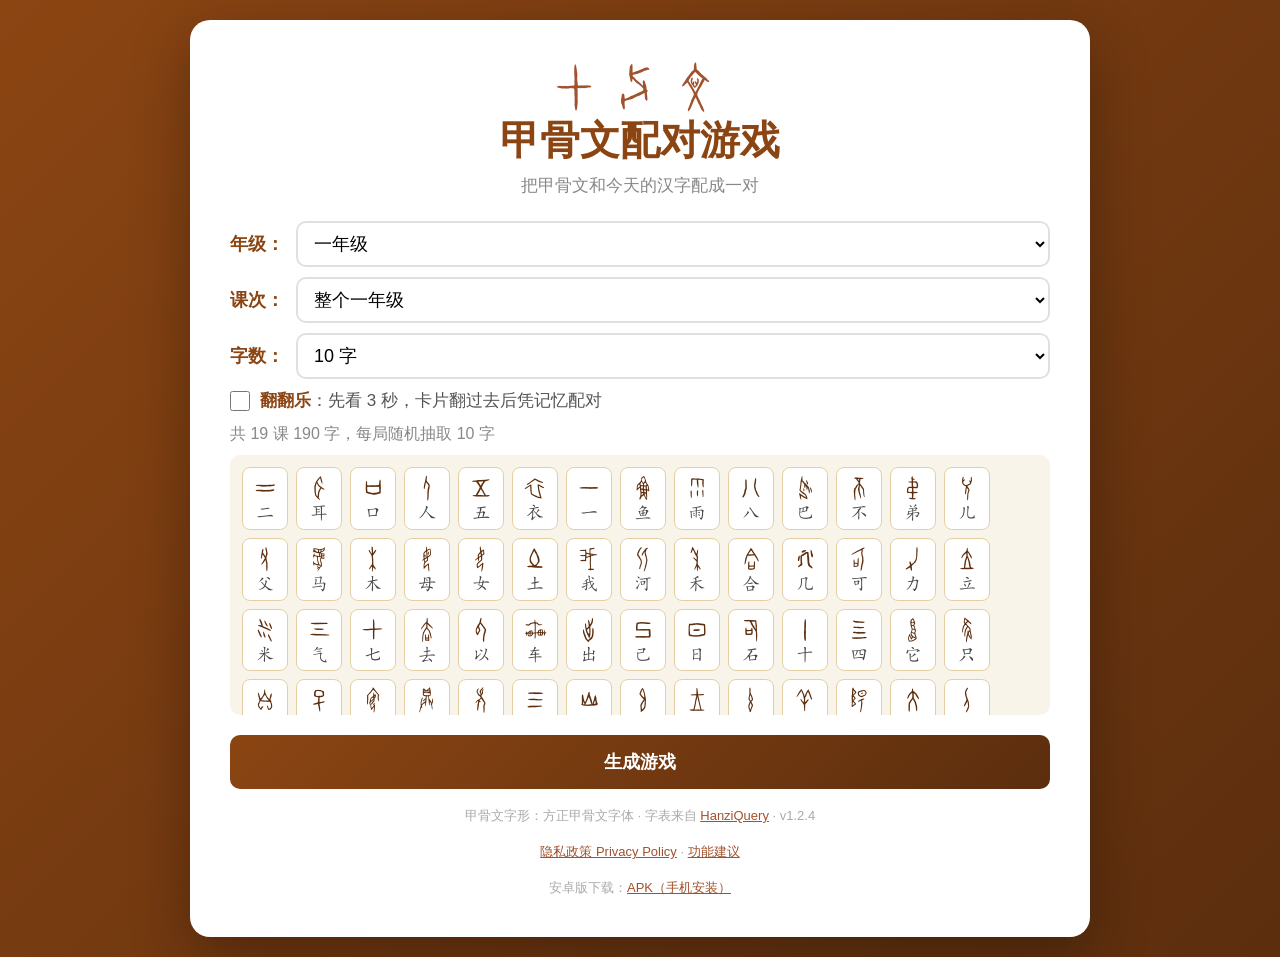
<file: index.html>
<!DOCTYPE html>
<html lang="zh-CN">
<head>
    <meta charset="UTF-8">
    <!-- GA-START: Google Analytics (removed when building children's Android apps) -->
    <script async src="https://www.googletagmanager.com/gtag/js?id=G-LVJJ4GY9FC"></script>
    <script>
      window.dataLayer = window.dataLayer || [];
      function gtag(){dataLayer.push(arguments);}
      gtag('js', new Date());
      gtag('config', 'G-LVJJ4GY9FC');
    </script>
    <!-- GA-END -->
    <meta name="viewport" content="width=device-width, initial-scale=1.0">
    <title>甲骨文配对游戏</title>
    <meta name="description" content="甲骨文和楷书配对的识字小游戏，按年级、课次选字，还有翻翻乐模式。">
    <link rel="stylesheet" href="style.css">
    <link rel="preload" href="fonts/oracle.woff2" as="font" type="font/woff2" crossorigin>
    <link rel="preload" href="fonts/kaiti.woff2" as="font" type="font/woff2" crossorigin>
    <link rel="icon" href="favicon.svg" type="image/svg+xml">
    <link rel="icon" href="favicon-32.png" sizes="32x32" type="image/png">
    <link rel="apple-touch-icon" href="apple-touch-icon.png">
</head>
<body>
    <div class="container">
        <!-- 界面一：选择字表 -->
        <div class="input-screen" id="inputScreen">
            <h1><span class="oracle-font title-oracle">甲骨文</span>甲骨文配对游戏</h1>
            <p class="subtitle">把甲骨文和今天的汉字配成一对</p>

            <div class="lesson-picker">
                <label for="gradeSelect">年级：</label>
                <select id="gradeSelect" onchange="onGradeChange()">
                    <!-- 选项由 js/game.js 生成 -->
                </select>
            </div>
            <div class="lesson-picker">
                <label for="lessonSelect">课次：</label>
                <select id="lessonSelect" onchange="updateLessonInfo()">
                    <!-- 选项由 js/game.js 生成 -->
                </select>
            </div>
            <div class="lesson-picker" id="countPicker">
                <label for="wordCount">字数：</label>
                <select id="wordCount" onchange="updateLessonInfo()">
                    <option value="6">6 字</option>
                    <option value="10" selected>10 字</option>
                    <option value="15">15 字</option>
                    <option value="20">20 字</option>
                    <option value="30">30 字</option>
                </select>
            </div>
            <label class="mode-option">
                <input type="checkbox" id="flipMode" onchange="saveSelection()">
                <span><strong>翻翻乐</strong>：先看 3 秒，卡片翻过去后凭记忆配对</span>
            </label>

            <!-- 自定义字表 -->
            <div id="customArea" class="hidden">
                <div class="instructions">
                    <strong>使用说明：</strong>输入想练习的汉字，可以连着写，也可以用空格、逗号或换行隔开。<br>
                    只有找得到甲骨文的字才会出现在游戏里（目前字库是一至四年级识读字里有甲骨文的字）。
                </div>
                <textarea id="wordInput" oninput="updateLessonInfo()" placeholder="例如：日月水火山木人口"></textarea>
            </div>

            <div class="lesson-info" id="lessonInfo"></div>
            <div class="lesson-preview hidden" id="lessonPreview"></div>

            <button class="btn btn-primary" id="startBtn" onclick="startGame()">生成游戏</button>
            <p class="footer">甲骨文字形：方正甲骨文字体 · 字表来自 <a href="https://mrwengkb.github.io/HanziQuery/" target="_blank" rel="noopener">HanziQuery</a> · <span id="appVersion">v1.2.4</span></p>
            <p class="footer"><a href="privacy.html">隐私政策 Privacy Policy</a> · <a href="https://mrwengkb.github.io/FeatureReq/?app=OracleMatch" target="_blank" rel="noopener">功能建议</a></p>
            <p class="footer" id="androidLinks" hidden>安卓版下载：<a href="https://github.com/MrWengKB/OracleMatch/releases/download/apk-latest/OracleMatch.apk">APK（手机安装）</a><!-- · <a href="https://github.com/MrWengKB/OracleMatch/releases/download/apk-latest/OracleMatch.aab">AAB（应用商店）</a>--></p>
            <script>
                // 下载链接只在网页版显示；安卓 App 里（appassets.androidplatform.net）保持隐藏
                if (location.hostname !== 'appassets.androidplatform.net') {
                    document.getElementById('androidLinks').hidden = false;
                } else {
                    // App 里不放外部链接（儿童 App 的要求），只留文字
                    document.querySelectorAll('.footer a').forEach(a => a.replaceWith(a.textContent));
                }
            </script>
        </div>

        <!-- 界面二：游戏界面 -->
        <div class="game-screen hidden" id="gameScreen">
            <div class="game-top">
                <div class="game-lesson" id="gameLesson"></div>
                <div class="timer" id="timer">时间：00:00</div>
            </div>
            <div class="game-board" id="gameBoard"></div>
        </div>

        <!-- 成功提示弹窗 -->
        <div class="success-modal" id="successModal">
            <div class="modal-content">
                <h2>🎉 成功过关！</h2>
                <p>用时：<span id="finalTime"></span></p>
                <div class="modal-buttons">
                    <button class="btn btn-success" onclick="replayGame()">再玩一次</button>
                    <button class="btn btn-secondary" onclick="backToMenu()">返回设置</button>
                </div>
            </div>
        </div>

    </div>

    <script src="js/oraclelist.js"></script>
    <script src="js/game.js"></script>
</body>
</html>
</file>
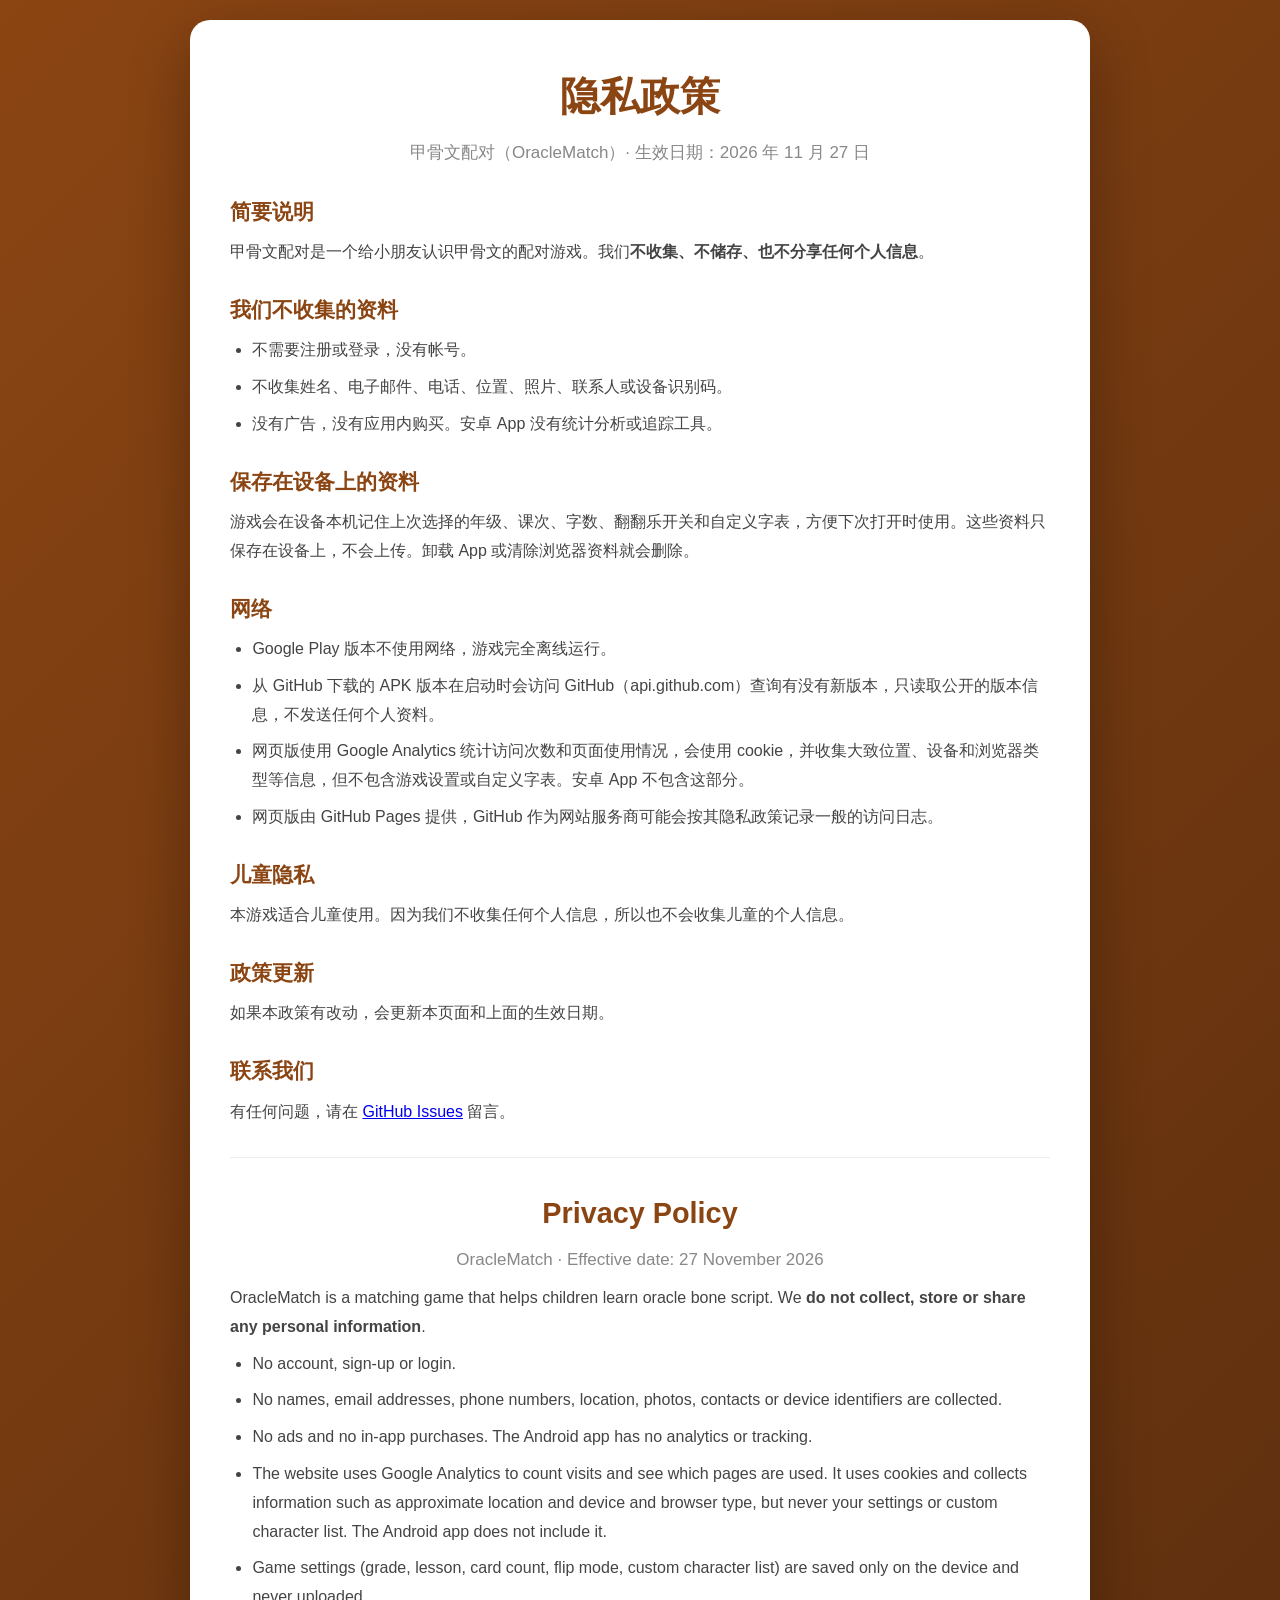
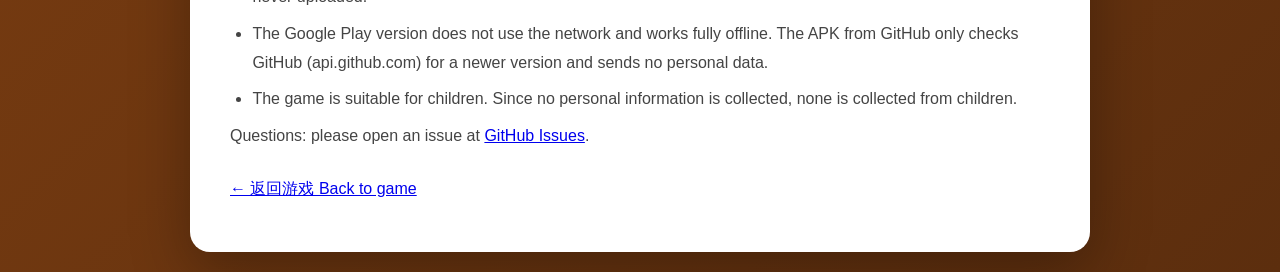
<file: privacy.html>
<!DOCTYPE html>
<html lang="zh-CN">
<head>
    <meta charset="UTF-8">
    <!-- GA-START: Google Analytics (removed when building children's Android apps) -->
    <script async src="https://www.googletagmanager.com/gtag/js?id=G-LVJJ4GY9FC"></script>
    <script>
      window.dataLayer = window.dataLayer || [];
      function gtag(){dataLayer.push(arguments);}
      gtag('js', new Date());
      gtag('config', 'G-LVJJ4GY9FC');
    </script>
    <!-- GA-END -->
    <meta name="viewport" content="width=device-width, initial-scale=1.0">
    <title>隐私政策 · 甲骨文配对</title>
    <link rel="stylesheet" href="style.css">
    <link rel="icon" href="favicon.svg" type="image/svg+xml">
    <style>
        .policy { line-height: 1.8; color: #444; }
        .policy h2 { color: #8b4513; margin: 24px 0 8px; font-size: 1.3em; }
        .policy p, .policy li { margin-bottom: 8px; }
        .policy ul { padding-left: 1.4em; }
    </style>
</head>
<body>
    <div class="container policy">
        <h1>隐私政策</h1>
        <p class="subtitle">甲骨文配对（OracleMatch）· 生效日期：2026 年 11 月 27 日</p>

        <h2>简要说明</h2>
        <p>甲骨文配对是一个给小朋友认识甲骨文的配对游戏。我们<strong>不收集、不储存、也不分享任何个人信息</strong>。</p>

        <h2>我们不收集的资料</h2>
        <ul>
            <li>不需要注册或登录，没有帐号。</li>
            <li>不收集姓名、电子邮件、电话、位置、照片、联系人或设备识别码。</li>
            <li>没有广告，没有应用内购买。安卓 App 没有统计分析或追踪工具。</li>
        </ul>

        <h2>保存在设备上的资料</h2>
        <p>游戏会在设备本机记住上次选择的年级、课次、字数、翻翻乐开关和自定义字表，方便下次打开时使用。这些资料只保存在设备上，不会上传。卸载 App 或清除浏览器资料就会删除。</p>

        <h2>网络</h2>
        <ul>
            <li>Google Play 版本不使用网络，游戏完全离线运行。</li>
            <li>从 GitHub 下载的 APK 版本在启动时会访问 GitHub（api.github.com）查询有没有新版本，只读取公开的版本信息，不发送任何个人资料。</li>
            <li>网页版使用 Google Analytics 统计访问次数和页面使用情况，会使用 cookie，并收集大致位置、设备和浏览器类型等信息，但不包含游戏设置或自定义字表。安卓 App 不包含这部分。</li>
            <li>网页版由 GitHub Pages 提供，GitHub 作为网站服务商可能会按其隐私政策记录一般的访问日志。</li>
        </ul>

        <h2>儿童隐私</h2>
        <p>本游戏适合儿童使用。因为我们不收集任何个人信息，所以也不会收集儿童的个人信息。</p>

        <h2>政策更新</h2>
        <p>如果本政策有改动，会更新本页面和上面的生效日期。</p>

        <h2>联系我们</h2>
        <p>有任何问题，请在 <a href="https://github.com/MrWengKB/OracleMatch/issues">GitHub Issues</a> 留言。</p>

        <hr style="margin: 30px 0; border: none; border-top: 1px solid #eee;">

        <h1 style="font-size: 1.8em;">Privacy Policy</h1>
        <p class="subtitle">OracleMatch · Effective date: 27 November 2026</p>
        <p>OracleMatch is a matching game that helps children learn oracle bone script. We <strong>do not collect, store or share any personal information</strong>.</p>
        <ul>
            <li>No account, sign-up or login.</li>
            <li>No names, email addresses, phone numbers, location, photos, contacts or device identifiers are collected.</li>
            <li>No ads and no in-app purchases. The Android app has no analytics or tracking.</li>
            <li>The website uses Google Analytics to count visits and see which pages are used. It uses cookies and collects information such as approximate location and device and browser type, but never your settings or custom character list. The Android app does not include it.</li>
            <li>Game settings (grade, lesson, card count, flip mode, custom character list) are saved only on the device and never uploaded.</li>
            <li>The Google Play version does not use the network and works fully offline. The APK from GitHub only checks GitHub (api.github.com) for a newer version and sends no personal data.</li>
            <li>The game is suitable for children. Since no personal information is collected, none is collected from children.</li>
        </ul>
        <p>Questions: please open an issue at <a href="https://github.com/MrWengKB/OracleMatch/issues">GitHub Issues</a>.</p>
        <p style="margin-top: 24px;"><a href="index.html">← 返回游戏 Back to game</a></p>
    </div>
</body>
</html>
</file>
<file: style.css>
/* 字体：tools/build_oraclelist.py 生成的精简字体，只含字库里的字 */
@font-face {
    font-family: 'FZOracle';
    src: url('fonts/oracle.woff2') format('woff2');
    font-display: block;
}

@font-face {
    font-family: 'OracleKaiti';
    src: url('fonts/kaiti.woff2') format('woff2');
    font-display: swap;
}

.oracle-font {
    font-family: "FZOracle", serif;
    font-weight: normal;
}

.kaiti-font {
    font-family: "OracleKaiti", "Kaiti SC", "STKaiti", "KaiTi", "楷体", serif;
}

* {
    margin: 0;
    padding: 0;
    box-sizing: border-box;
}

body {
    font-family: 'Microsoft YaHei', Arial, sans-serif;
    background: linear-gradient(135deg, #8b4513 0%, #5c2e0e 100%);
    min-height: 100vh;
    display: flex;
    justify-content: center;
    align-items: center;
    padding: 20px;
}

.container {
    background: white;
    border-radius: 20px;
    padding: 40px;
    box-shadow: 0 20px 60px rgba(0, 0, 0, 0.3);
    max-width: 900px;
    width: 100%;
}

h1 {
    text-align: center;
    color: #8b4513;
    margin-bottom: 30px;
    font-size: 2.5em;
}

/* 隐藏类 */
.hidden {
    display: none !important;
}

/* 界面一：输入界面 */
.input-screen {
    display: block;
}

.instructions {
    background: #f8f9fa;
    padding: 20px;
    border-radius: 10px;
    margin-bottom: 20px;
    line-height: 1.8;
    color: #555;
}

.instructions strong {
    color: #8b4513;
}

textarea {
    width: 100%;
    min-height: 300px;
    padding: 15px;
    border: 2px solid #e0e0e0;
    border-radius: 10px;
    font-size: 16px;
    font-family: 'Microsoft YaHei', monospace;
    resize: vertical;
    transition: border-color 0.3s;
}

textarea:focus {
    outline: none;
    border-color: #8b4513;
}

.btn {
    width: 100%;
    padding: 15px;
    margin-top: 20px;
    border: none;
    border-radius: 10px;
    font-size: 18px;
    font-weight: bold;
    cursor: pointer;
    transition: all 0.3s;
}

.btn-primary {
    background: linear-gradient(135deg, #8b4513 0%, #5c2e0e 100%);
    color: white;
}

.btn-primary:hover {
    transform: translateY(-2px);
    box-shadow: 0 10px 20px rgba(139, 69, 19, 0.3);
}

.btn-secondary {
    background: #6c757d;
    color: white;
    margin-top: 10px;
}

.btn-secondary:hover {
    background: #5a6268;
}

.btn-success {
    background: #28a745;
    color: white;
}

.btn-success:hover {
    background: #218838;
}

/* 界面二：游戏界面 */
.game-screen {
    display: block;
}

.timer {
    text-align: center;
    font-size: 22px;
    font-weight: bold;
    color: #8b4513;
    padding: 6px 16px;
    background: #f8f9fa;
    border-radius: 10px;
    white-space: nowrap;
}

/* 游戏中：界面占满整个屏幕，卡片大小由 js/game.js 根据屏幕计算 */
body.playing {
    padding: 8px;
    align-items: stretch;
}

body.playing .container {
    max-width: 1400px;
    padding: 12px 16px;
    height: calc(100vh - 16px);
    height: calc(100dvh - 16px);
    display: flex;
    flex-direction: column;
}

body.playing .game-screen {
    flex: 1;
    min-height: 0;
    display: flex;
    flex-direction: column;
}

.game-top {
    display: flex;
    justify-content: space-between;
    align-items: center;
    gap: 10px;
    margin-bottom: 10px;
}

.game-board {
    flex: 1;
    min-height: 0;
    display: grid;
    justify-content: center;
    align-content: center;
    width: 100%;
        --char-font: 36px;
}

.card {
    position: relative;
    background: linear-gradient(135deg, #8b4513 0%, #5c2e0e 100%);
    border-radius: 10px;
    display: flex;
    justify-content: center;
    align-items: center;
    font-size: var(--char-font);
    font-weight: bold;
    color: white;
    cursor: pointer;
    transition: all 0.3s;
    user-select: none;
    overflow: hidden;
    white-space: nowrap;
}

.card.card-char {
    font-size: var(--char-font);
    font-family: "OracleKaiti", "Kaiti SC", "STKaiti", "KaiTi", "楷体", serif;
}

/* 甲骨文卡：像骨片的颜色，深褐色字形 */
.card.card-oracle {
    font-size: calc(var(--char-font) * 1.08);
    font-family: "FZOracle", serif;
    font-weight: normal;
    background: linear-gradient(135deg, #f6ecd4 0%, #e3cfa3 100%);
    color: #5c2e0e;
    border: 2px solid #c9ab72;
}

/* 翻翻乐：卡片背面 */
.card.face-down {
    background: linear-gradient(135deg, #6d6d6d 0%, #3f3f3f 100%);
    color: transparent;
    border-color: transparent;
}

.card.face-down::after {
    content: '?';
    position: absolute;
    font-family: 'Microsoft YaHei', Arial, sans-serif;
    font-weight: bold;
    color: rgba(255, 255, 255, 0.9);
    font-size: var(--char-font);
}

.card.flip {
    animation: flip 0.3s ease-out;
}

@keyframes flip {
    from {
        transform: rotateY(90deg);
    }
    to {
        transform: rotateY(0);
    }
}

.card:hover {
    transform: scale(1.05);
    box-shadow: 0 10px 20px rgba(139, 69, 19, 0.4);
}

.card.selected {
    background: linear-gradient(135deg, #e8a13a 0%, #c0392b 100%);
    transform: scale(1.1);
}

.card.matched {
    animation: fadeOut 0.5s ease-out forwards;
}

@keyframes fadeOut {
    to {
        opacity: 0;
        transform: scale(0);
    }
}

/* 成功提示 */
.success-modal {
    display: none;
    position: fixed;
    top: 0;
    left: 0;
    width: 100%;
    height: 100%;
    background: rgba(0, 0, 0, 0.7);
    justify-content: center;
    align-items: center;
    z-index: 1000;
}

.modal-content {
    background: white;
    padding: 50px;
    border-radius: 20px;
    text-align: center;
    animation: bounceIn 0.5s;
}

@keyframes bounceIn {
    0% {
        transform: scale(0);
    }
    50% {
        transform: scale(1.1);
    }
    100% {
        transform: scale(1);
    }
}

.modal-content h2 {
    color: #28a745;
    font-size: 3em;
    margin-bottom: 20px;
}

.modal-content p {
    font-size: 1.5em;
    color: #555;
    margin-bottom: 30px;
}

.modal-buttons {
    flex-wrap: wrap;
    display: flex;
    gap: 15px;
    justify-content: center;
}

.modal-buttons .btn {
    width: auto;
    min-width: 150px;
    margin-top: 0;
}


/* 响应式设计 */
@media (max-width: 600px) {
    .container {
        padding: 20px;
    }

    h1 {
        font-size: 1.8em;
    }

    .modal-content {
        padding: 30px;
    }

    .modal-content h2 {
        font-size: 2em;
    }
}

/* 课次选择 */
.lesson-picker {
    display: flex;
    align-items: center;
    gap: 12px;
    flex-wrap: wrap;
    margin-bottom: 10px;
    font-size: 18px;
    color: #555;
}

.lesson-picker label {
    font-weight: bold;
    color: #8b4513;
}

.lesson-picker select {
    flex: 1;
    min-width: 200px;
    padding: 10px 12px;
    font-size: 18px;
    font-family: inherit;
    border: 2px solid #e0e0e0;
    border-radius: 10px;
    background: white;
    cursor: pointer;
}

.lesson-picker select:focus {
    outline: none;
    border-color: #8b4513;
}

.lesson-info {
    color: #888;
    font-size: 16px;
    margin-bottom: 10px;
}

.lesson-preview {
    background: #f8f4ea;
    padding: 12px;
    border-radius: 10px;
    display: flex;
    flex-wrap: wrap;
    gap: 8px;
    max-height: 260px;
    overflow-y: auto;
}

.preview-chip {
    display: inline-flex;
    flex-direction: column;
    align-items: center;
    width: 46px;
    padding: 4px 0;
    background: white;
    border: 1px solid #e3cfa3;
    border-radius: 8px;
    line-height: 1.2;
}

.preview-chip .oracle-font {
    font-size: 26px;
    color: #5c2e0e;
}

.preview-chip .kaiti-font {
    font-size: 18px;
    color: #444;
}

.game-lesson {
    color: #888;
    font-size: 18px;
    overflow: hidden;
    text-overflow: ellipsis;
    white-space: nowrap;
}

.mode-option {
    display: flex;
    align-items: center;
    gap: 10px;
    margin: 4px 0 12px;
    font-size: 17px;
    color: #555;
    cursor: pointer;
}

.mode-option input {
    width: 20px;
    height: 20px;
    accent-color: #8b4513;
    cursor: pointer;
}

.mode-option strong {
    color: #8b4513;
}

.game-hint {
    text-align: center;
    color: #b8860b;
    background: #fff8e1;
    border-radius: 10px;
    padding: 8px 12px;
    margin-bottom: 10px;
    font-size: 15px;
}

/* 标题、说明、页脚 */
h1 {
    margin-bottom: 6px;
}

.title-oracle {
    display: block;
    font-size: 1.3em;
    letter-spacing: 0.15em;
    color: #a0522d;
}

.subtitle {
    text-align: center;
    color: #888;
    margin-bottom: 24px;
    font-size: 17px;
}

#customArea textarea {
    min-height: 110px;
    margin-bottom: 10px;
    font-size: 22px;
}

.footer {
    margin-top: 18px;
    text-align: center;
    font-size: 13px;
    color: #aaa;
}

.footer a {
    color: #a0522d;
}

.card.card-oracle.selected {
    color: white;
    border-color: transparent;
}
</file>
